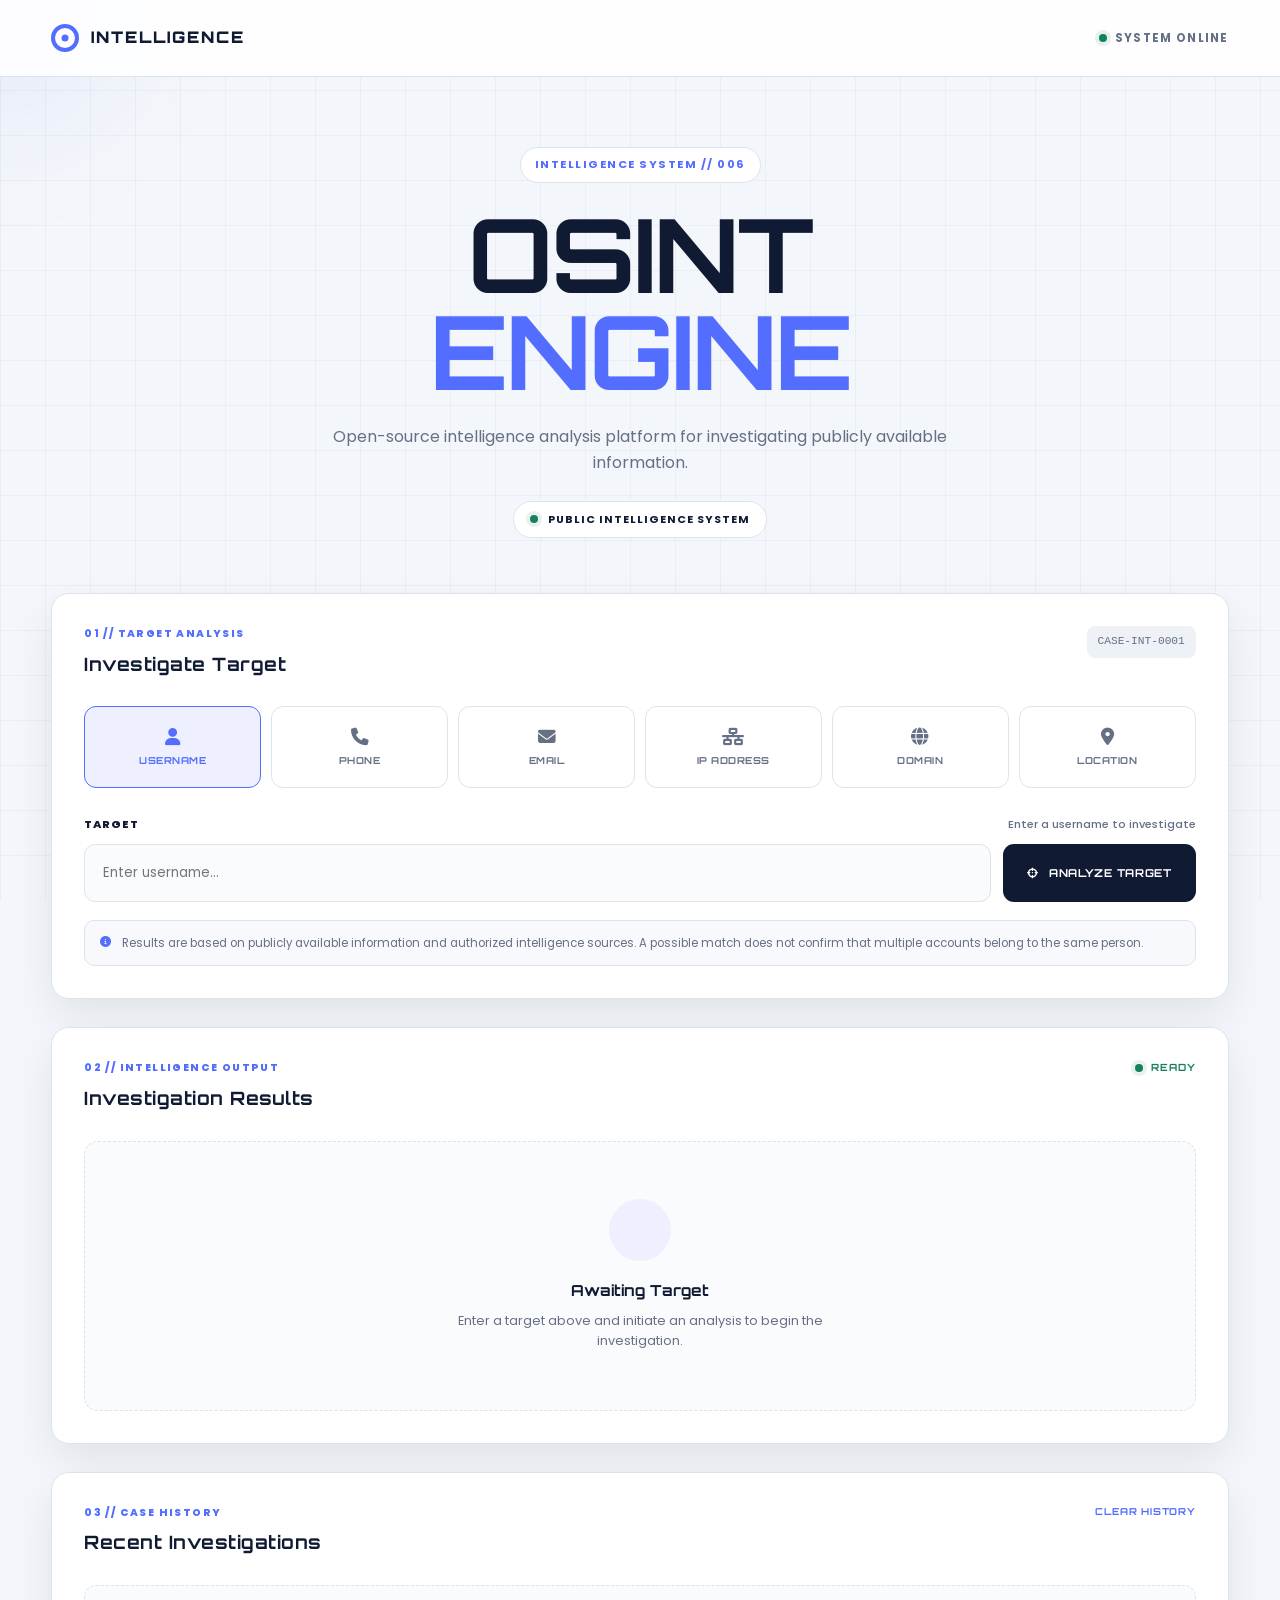
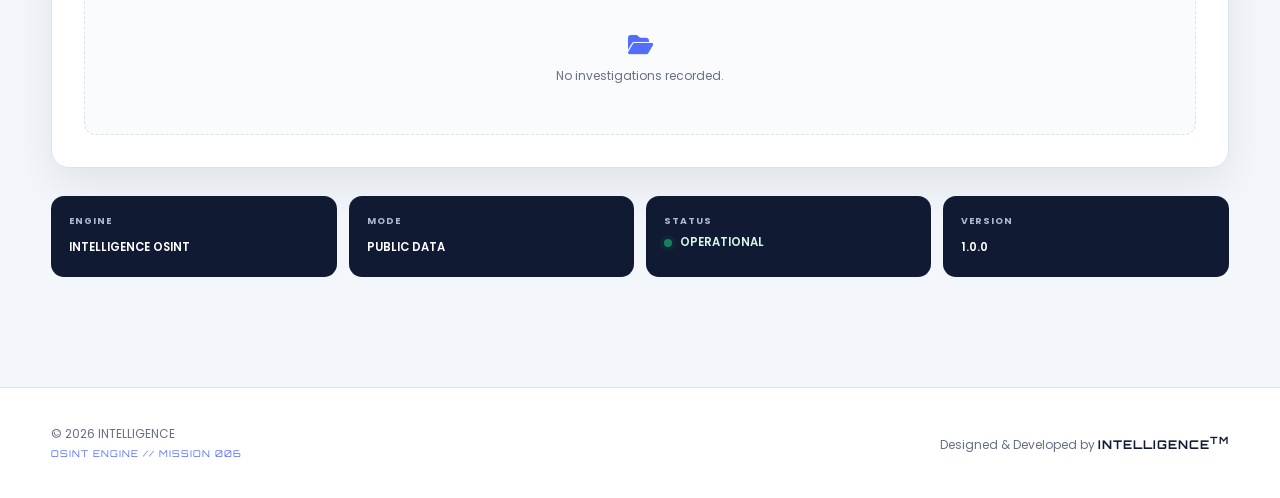
<file: berra tobi/index.html>
<!DOCTYPE html>
<html lang="en">

<head>

<meta charset="UTF-8">
<meta name="viewport" content="width=device-width, initial-scale=1.0">

<title>OSINT Engine | INTELLIGENCE</title>

<link rel="preconnect" href="https://fonts.googleapis.com">
<link rel="preconnect" href="https://fonts.gstatic.com" crossorigin>

<link href="https://fonts.googleapis.com/css2?family=Orbitron:wght@500;700;900&family=Poppins:wght@300;400;500;600;700&display=swap" rel="stylesheet">

<link rel="stylesheet" href="https://cdnjs.cloudflare.com/ajax/libs/font-awesome/6.7.1/css/all.min.css">

<link rel="stylesheet" href="style.css">

</head>

<body>

<div class="cyber-grid"></div>
<div class="cursor-glow"></div>

<header>

<nav class="main-nav">

<a href="#" class="logo">
    <span class="logo-circle"></span>
    INTELLIGENCE
</a>

<div class="nav-status">
    <span class="status-dot"></span>
    SYSTEM ONLINE
</div>

</nav>

</header>

<main class="osint-container">

<section class="osint-hero">

<div class="hero-label">
    INTELLIGENCE SYSTEM // 006
</div>

<h1>
    OSINT
    <span>ENGINE</span>
</h1>

<p>
    Open-source intelligence analysis platform for
    investigating publicly available information.
</p>

<div class="system-indicator">

<span class="indicator-dot"></span>

PUBLIC INTELLIGENCE SYSTEM

</div>

</section>

<section class="analysis-panel">

<div class="panel-heading">

<div>

<span class="panel-label">01 // TARGET ANALYSIS</span>

<h2>Investigate Target</h2>

</div>

<span class="case-id" id="case-id">
CASE-INT-0001
</span>

</div>

<div class="target-types">

<button class="target-type active" data-type="username">

<i class="fa-solid fa-user"></i>

<span>USERNAME</span>

</button>

<button class="target-type" data-type="phone">

<i class="fa-solid fa-phone"></i>

<span>PHONE</span>

</button>

<button class="target-type" data-type="email">

<i class="fa-solid fa-envelope"></i>

<span>EMAIL</span>

</button>

<button class="target-type" data-type="ip">

<i class="fa-solid fa-network-wired"></i>

<span>IP ADDRESS</span>

</button>

<button class="target-type" data-type="domain">

<i class="fa-solid fa-globe"></i>

<span>DOMAIN</span>

</button>

<button class="target-type" data-type="location">

<i class="fa-solid fa-location-dot"></i>

<span>LOCATION</span>

</button>

</div>

<div class="target-input-wrapper">

<label for="target">

TARGET

<span id="target-format">
Enter a username to investigate
</span>

</label>

<div class="input-row">

<input
    type="text"
    id="target"
    name="target"
    placeholder="Enter username..."
    autocomplete="off"
>

<button id="investigate" class="analyze-btn">

<i class="fa-solid fa-crosshairs"></i>

ANALYZE TARGET

</button>

</div>

</div>

<div class="analysis-notice">

<i class="fa-solid fa-circle-info"></i>

<span>
Results are based on publicly available information and
authorized intelligence sources. A possible match does not
confirm that multiple accounts belong to the same person.
</span>

</div>

</section>

<section class="results-panel">

<div class="panel-heading">

<div>

<span class="panel-label">02 // INTELLIGENCE OUTPUT</span>

<h2>Investigation Results</h2>

</div>

<div class="scan-status" id="scan-status">

<span class="status-dot"></span>

READY

</div>

</div>

<div class="results-empty" id="results-empty">

<div class="empty-icon">

<i class="fa-solid fa-radar"></i>

</div>

<h3>Awaiting Target</h3>

<p>
Enter a target above and initiate an analysis
to begin the investigation.
</p>

</div>

<div class="results-content" id="results-content" hidden>

<div class="result-summary">

<div class="summary-item">

<span>TARGET</span>

<strong id="result-target">—</strong>

</div>

<div class="summary-item">

<span>TYPE</span>

<strong id="result-type">—</strong>

</div>

<div class="summary-item">

<span>STATUS</span>

<strong id="result-status">—</strong>

</div>

</div>

<div id="dynamic-results">

</div>

</div>

</section>

<section class="history-panel">

<div class="panel-heading">

<div>

<span class="panel-label">03 // CASE HISTORY</span>

<h2>Recent Investigations</h2>

</div>

<button id="clear-history" class="text-btn">

CLEAR HISTORY

</button>

</div>

<div class="history-list" id="history-list">

<div class="history-empty">

<i class="fa-solid fa-folder-open"></i>

<p>No investigations recorded.</p>

</div>

</div>

</section>

<section class="system-panel">

<div class="system-item">

<span class="system-label">ENGINE</span>

<strong>INTELLIGENCE OSINT</strong>

</div>

<div class="system-item">

<span class="system-label">MODE</span>

<strong>PUBLIC DATA</strong>

</div>

<div class="system-item">

<span class="system-label">STATUS</span>

<strong class="online">

<span class="status-dot"></span>

OPERATIONAL

</strong>

</div>

<div class="system-item">

<span class="system-label">VERSION</span>

<strong>1.0.0</strong>

</div>

</section>

</main>

<footer>

<div class="footer-content">

<div>

<p>
© <span id="year"></span> INTELLIGENCE
</p>

<p class="footer-subtitle">
OSINT ENGINE // MISSION 006
</p>

</div>

<div>

<p>
Designed & Developed by
<strong>INTELLIGENCE<sup>TM</sup></strong>
</p>

</div>

</div>

</footer>

<script src="script.js"></script>

</body>

</html>
</file>
<file: berra tobi/style.css>
/* =========================================================
   INTELLIGENCE OSINT ENGINE
   STYLE.CSS
   ========================================================= */

:root {
    --bg: #f3f6fa;
    --surface: #ffffff;
    --surface-soft: #eef2f7;
    --border: #dce3eb;

    --navy: #101b33;
    --navy-light: #1b2b4a;

    --accent: #536dfe;
    --accent-light: #eef0ff;

    --cyan: #18a8c9;

    --text: #101828;
    --muted: #667085;

    --success: #16805b;
    --warning: #b7791f;
    --danger: #c53030;

    --shadow: 0 18px 45px rgba(16, 24, 40, 0.08);

    --radius: 18px;
}


/* =========================================================
   RESET
   ========================================================= */

* {
    margin: 0;
    padding: 0;
    box-sizing: border-box;
}

html {
    scroll-behavior: smooth;
}

body {
    font-family: "Poppins", sans-serif;
    background: var(--bg);
    color: var(--text);
    min-height: 100vh;
    line-height: 1.6;
}


/* =========================================================
   BACKGROUND
   ========================================================= */

.cyber-grid {
    position: fixed;
    inset: 0;
    z-index: -2;

    background-image:
        linear-gradient(rgba(16, 27, 51, 0.035) 1px, transparent 1px),
        linear-gradient(90deg, rgba(16, 27, 51, 0.035) 1px, transparent 1px);

    background-size: 45px 45px;

    pointer-events: none;
}

.cursor-glow {
    position: fixed;

    width: 260px;
    height: 260px;

    border-radius: 50%;

    background: rgba(83, 109, 254, 0.07);

    filter: blur(60px);

    pointer-events: none;

    transform: translate(-50%, -50%);

    z-index: -1;
}


/* =========================================================
   HEADER
   ========================================================= */

header {
    width: 100%;

    position: sticky;
    top: 0;

    z-index: 100;

    background: rgba(255, 255, 255, 0.88);

    backdrop-filter: blur(16px);

    border-bottom: 1px solid var(--border);
}

.main-nav {
    width: min(1180px, 92%);

    margin: auto;

    min-height: 76px;

    display: flex;

    align-items: center;

    justify-content: space-between;
}

.logo {
    display: flex;

    align-items: center;

    gap: 12px;

    text-decoration: none;

    font-family: "Orbitron", sans-serif;

    font-weight: 900;

    letter-spacing: 2px;

    color: var(--navy);
}

.logo-circle {
    width: 28px;
    height: 28px;

    border: 4px solid var(--accent);

    border-radius: 50%;

    position: relative;
}

.logo-circle::after {
    content: "";

    position: absolute;

    width: 7px;
    height: 7px;

    background: var(--accent);

    border-radius: 50%;

    top: 50%;
    left: 50%;

    transform: translate(-50%, -50%);
}

.nav-status {
    display: flex;

    align-items: center;

    gap: 8px;

    font-size: 0.72rem;

    font-weight: 700;

    letter-spacing: 1.3px;

    color: var(--muted);
}

.status-dot,
.indicator-dot {
    width: 8px;
    height: 8px;

    border-radius: 50%;

    background: var(--success);

    display: inline-block;

    box-shadow: 0 0 0 4px rgba(22, 128, 91, 0.1);
}


/* =========================================================
   MAIN CONTAINER
   ========================================================= */

.osint-container {
    width: min(1180px, 92%);

    margin: auto;

    padding: 70px 0 80px;
}


/* =========================================================
   HERO
   ========================================================= */

.osint-hero {
    text-align: center;

    max-width: 850px;

    margin: 0 auto 55px;
}

.hero-label {
    display: inline-block;

    padding: 8px 14px;

    border: 1px solid var(--border);

    border-radius: 50px;

    background: var(--surface);

    color: var(--accent);

    font-size: 0.7rem;

    font-weight: 700;

    letter-spacing: 1.5px;

    margin-bottom: 22px;
}

.osint-hero h1 {
    font-family: "Orbitron", sans-serif;

    font-size: clamp(3rem, 8vw, 6.5rem);

    line-height: 0.95;

    letter-spacing: -2px;

    color: var(--navy);

    margin-bottom: 25px;
}

.osint-hero h1 span {
    display: block;

    color: var(--accent);
}

.osint-hero p {
    max-width: 680px;

    margin: auto;

    color: var(--muted);

    font-size: 1rem;
}

.system-indicator {
    display: inline-flex;

    align-items: center;

    gap: 10px;

    margin-top: 25px;

    padding: 9px 16px;

    border-radius: 50px;

    background: var(--surface);

    border: 1px solid var(--border);

    font-size: 0.68rem;

    font-weight: 700;

    letter-spacing: 1px;

    color: var(--navy);
}


/* =========================================================
   PANELS
   ========================================================= */

.analysis-panel,
.results-panel,
.history-panel {
    background: var(--surface);

    border: 1px solid var(--border);

    border-radius: var(--radius);

    box-shadow: var(--shadow);

    margin-bottom: 28px;

    overflow: hidden;
}

.analysis-panel {
    padding: 32px;
}

.results-panel,
.history-panel {
    padding: 32px;
}

.panel-heading {
    display: flex;

    justify-content: space-between;

    align-items: flex-start;

    gap: 20px;

    margin-bottom: 28px;
}

.panel-label {
    display: block;

    color: var(--accent);

    font-size: 0.65rem;

    font-weight: 800;

    letter-spacing: 1.4px;

    margin-bottom: 6px;
}

.panel-heading h2 {
    font-family: "Orbitron", sans-serif;

    font-size: 1.15rem;

    color: var(--navy);

    letter-spacing: 0.5px;
}

.case-id {
    padding: 7px 11px;

    border-radius: 8px;

    background: var(--surface-soft);

    color: var(--muted);

    font-family: monospace;

    font-size: 0.7rem;

    white-space: nowrap;
}


/* =========================================================
   TARGET TYPES
   ========================================================= */

.target-types {
    display: grid;

    grid-template-columns: repeat(6, 1fr);

    gap: 10px;

    margin-bottom: 28px;
}

.target-type {
    min-height: 82px;

    border: 1px solid var(--border);

    background: var(--surface);

    border-radius: 12px;

    cursor: pointer;

    display: flex;

    flex-direction: column;

    justify-content: center;

    align-items: center;

    gap: 9px;

    color: var(--muted);

    transition: 0.25s ease;
}

.target-type i {
    font-size: 1.1rem;
}

.target-type span {
    font-family: "Orbitron", sans-serif;

    font-size: 0.6rem;

    font-weight: 700;

    letter-spacing: 0.5px;
}

.target-type:hover {
    border-color: var(--accent);

    transform: translateY(-2px);
}

.target-type.active {
    background: var(--accent-light);

    border-color: var(--accent);

    color: var(--accent);
}


/* =========================================================
   TARGET INPUT
   ========================================================= */

.target-input-wrapper label {
    display: flex;

    justify-content: space-between;

    gap: 15px;

    margin-bottom: 10px;

    font-size: 0.7rem;

    font-weight: 800;

    letter-spacing: 1px;

    color: var(--navy);
}

.target-input-wrapper label span {
    color: var(--muted);

    font-weight: 500;

    letter-spacing: 0;
}

.input-row {
    display: flex;

    gap: 12px;
}

.input-row input {
    flex: 1;

    min-width: 0;

    height: 58px;

    padding: 0 18px;

    border: 1px solid var(--border);

    border-radius: 11px;

    background: #fafbfd;

    color: var(--text);

    font-family: "Poppins", sans-serif;

    outline: none;

    transition: 0.25s ease;
}

.input-row input:focus {
    border-color: var(--accent);

    box-shadow: 0 0 0 4px rgba(83, 109, 254, 0.1);

    background: white;
}

.analyze-btn {
    height: 58px;

    padding: 0 24px;

    border: none;

    border-radius: 11px;

    background: var(--navy);

    color: white;

    font-family: "Orbitron", sans-serif;

    font-size: 0.68rem;

    font-weight: 700;

    letter-spacing: 0.7px;

    cursor: pointer;

    display: flex;

    align-items: center;

    justify-content: center;

    gap: 10px;

    transition: 0.25s ease;
}

.analyze-btn:hover {
    background: var(--accent);

    transform: translateY(-2px);

    box-shadow: 0 10px 25px rgba(83, 109, 254, 0.2);
}


/* =========================================================
   NOTICE
   ========================================================= */

.analysis-notice {
    display: flex;

    align-items: flex-start;

    gap: 10px;

    margin-top: 18px;

    padding: 13px 15px;

    border-radius: 10px;

    background: #f7f9fc;

    border: 1px solid var(--border);

    color: var(--muted);

    font-size: 0.72rem;
}

.analysis-notice i {
    color: var(--accent);

    margin-top: 3px;
}


/* =========================================================
   SCAN STATUS
   ========================================================= */

.scan-status {
    display: flex;

    align-items: center;

    gap: 8px;

    color: var(--success);

    font-family: "Orbitron", sans-serif;

    font-size: 0.62rem;

    font-weight: 700;

    letter-spacing: 1px;
}


/* =========================================================
   EMPTY RESULTS
   ========================================================= */

.results-empty {
    min-height: 270px;

    display: flex;

    flex-direction: column;

    justify-content: center;

    align-items: center;

    text-align: center;

    border: 1px dashed var(--border);

    border-radius: 14px;

    background: #fafbfd;

    padding: 30px;
}

.empty-icon {
    width: 62px;
    height: 62px;

    display: grid;

    place-items: center;

    border-radius: 50%;

    background: var(--accent-light);

    color: var(--accent);

    font-size: 1.4rem;

    margin-bottom: 18px;
}

.results-empty h3 {
    font-family: "Orbitron", sans-serif;

    font-size: 0.95rem;

    color: var(--navy);

    margin-bottom: 7px;
}

.results-empty p {
    color: var(--muted);

    font-size: 0.8rem;

    max-width: 430px;
}


/* =========================================================
   RESULT SUMMARY
   ========================================================= */

.result-summary {
    display: grid;

    grid-template-columns: repeat(3, 1fr);

    gap: 12px;

    margin-bottom: 20px;
}

.summary-item {
    padding: 18px;

    border-radius: 12px;

    background: var(--surface-soft);

    border: 1px solid var(--border);
}

.summary-item span {
    display: block;

    color: var(--muted);

    font-size: 0.6rem;

    font-weight: 800;

    letter-spacing: 1px;

    margin-bottom: 5px;
}

.summary-item strong {
    color: var(--navy);

    font-size: 0.85rem;

    word-break: break-word;
}


/* =========================================================
   DYNAMIC RESULTS
   ========================================================= */

#dynamic-results {
    display: grid;

    gap: 14px;
}

.result-card {
    border: 1px solid var(--border);

    border-radius: 13px;

    padding: 20px;

    background: white;
}

.result-card h3 {
    font-family: "Orbitron", sans-serif;

    color: var(--navy);

    font-size: 0.8rem;

    margin-bottom: 12px;
}

.result-row {
    display: flex;

    justify-content: space-between;

    gap: 20px;

    padding: 9px 0;

    border-bottom: 1px solid var(--border);

    font-size: 0.78rem;
}

.result-row:last-child {
    border-bottom: none;
}

.result-row span {
    color: var(--muted);
}

.result-row strong {
    text-align: right;

    color: var(--text);

    word-break: break-word;
}


/* =========================================================
   HISTORY
   ========================================================= */

.text-btn {
    border: none;

    background: transparent;

    color: var(--accent);

    cursor: pointer;

    font-family: "Orbitron", sans-serif;

    font-size: 0.6rem;

    font-weight: 700;

    letter-spacing: 0.8px;
}

.history-list {
    display: grid;

    gap: 10px;
}

.history-empty {
    min-height: 150px;

    display: flex;

    flex-direction: column;

    justify-content: center;

    align-items: center;

    gap: 10px;

    color: var(--muted);

    border: 1px dashed var(--border);

    border-radius: 12px;

    background: #fafbfd;

    font-size: 0.75rem;
}

.history-empty i {
    font-size: 1.4rem;

    color: var(--accent);
}

.history-item {
    display: flex;

    align-items: center;

    justify-content: space-between;

    gap: 15px;

    padding: 15px 17px;

    border: 1px solid var(--border);

    border-radius: 11px;

    background: white;
}

.history-target {
    color: var(--navy);

    font-weight: 700;

    font-size: 0.8rem;
}

.history-meta {
    color: var(--muted);

    font-size: 0.65rem;
}


/* =========================================================
   SYSTEM PANEL
   ========================================================= */

.system-panel {
    display: grid;

    grid-template-columns: repeat(4, 1fr);

    gap: 12px;

    margin-top: 28px;
}

.system-item {
    background: var(--navy);

    color: white;

    padding: 18px;

    border-radius: 13px;
}

.system-label {
    display: block;

    color: #aeb9cb;

    font-size: 0.58rem;

    font-weight: 700;

    letter-spacing: 1px;

    margin-bottom: 5px;
}

.system-item strong {
    font-size: 0.72rem;

    font-weight: 600;

    word-break: break-word;
}

.system-item strong.online {
    display: flex;

    align-items: center;

    gap: 8px;

    color: #d5f8e9;
}


/* =========================================================
   FOOTER
   ========================================================= */

footer {
    margin-top: 30px;

    border-top: 1px solid var(--border);

    background: white;
}

.footer-content {
    width: min(1180px, 92%);

    margin: auto;

    min-height: 110px;

    display: flex;

    align-items: center;

    justify-content: space-between;

    gap: 20px;
}

.footer-content p {
    color: var(--muted);

    font-size: 0.75rem;
}

.footer-content strong {
    color: var(--navy);

    font-family: "Orbitron", sans-serif;

    letter-spacing: 1px;
}

.footer-subtitle {
    margin-top: 4px;

    color: var(--accent) !important;

    font-family: "Orbitron", sans-serif;

    font-size: 0.58rem !important;

    letter-spacing: 1px;
}


/* =========================================================
   RESPONSIVE
   ========================================================= */

@media (max-width: 900px) {

    .target-types {
        grid-template-columns: repeat(3, 1fr);
    }

    .system-panel {
        grid-template-columns: repeat(2, 1fr);
    }

}


@media (max-width: 650px) {

    .osint-container {
        width: 94%;

        padding-top: 45px;
    }

    .main-nav {
        min-height: 65px;
    }

    .nav-status {
        font-size: 0.58rem;
    }

    .osint-hero {
        margin-bottom: 38px;
    }

    .osint-hero h1 {
        font-size: clamp(2.7rem, 16vw, 4.5rem);
    }

    .osint-hero p {
        font-size: 0.82rem;
    }

    .analysis-panel,
    .results-panel,
    .history-panel {
        padding: 20px;
    }

    .panel-heading {
        flex-direction: column;

        gap: 12px;
    }

    .case-id {
        align-self: flex-start;
    }

    .target-types {
        grid-template-columns: repeat(2, 1fr);
    }

    .target-type {
        min-height: 72px;
    }

    .input-row {
        flex-direction: column;
    }

    .input-row input,
    .analyze-btn {
        width: 100%;
    }

    .analysis-notice {
        font-size: 0.67rem;
    }

    .result-summary {
        grid-template-columns: 1fr;
    }

    .result-row {
        flex-direction: column;

        gap: 3px;
    }

    .result-row strong {
        text-align: left;
    }

    .system-panel {
        grid-template-columns: 1fr;
    }

    .footer-content {
        flex-direction: column;

        justify-content: center;

        text-align: center;

        padding: 25px 0;
    }

}


@media (max-width: 380px) {

    .target-types {
        grid-template-columns: 1fr;
    }

    .target-type {
        flex-direction: row;

        justify-content: flex-start;

        padding-left: 20px;
    }

    .logo {
        font-size: 0.8rem;
    }

    .nav-status {
        display: none;
    }

}
</file>
